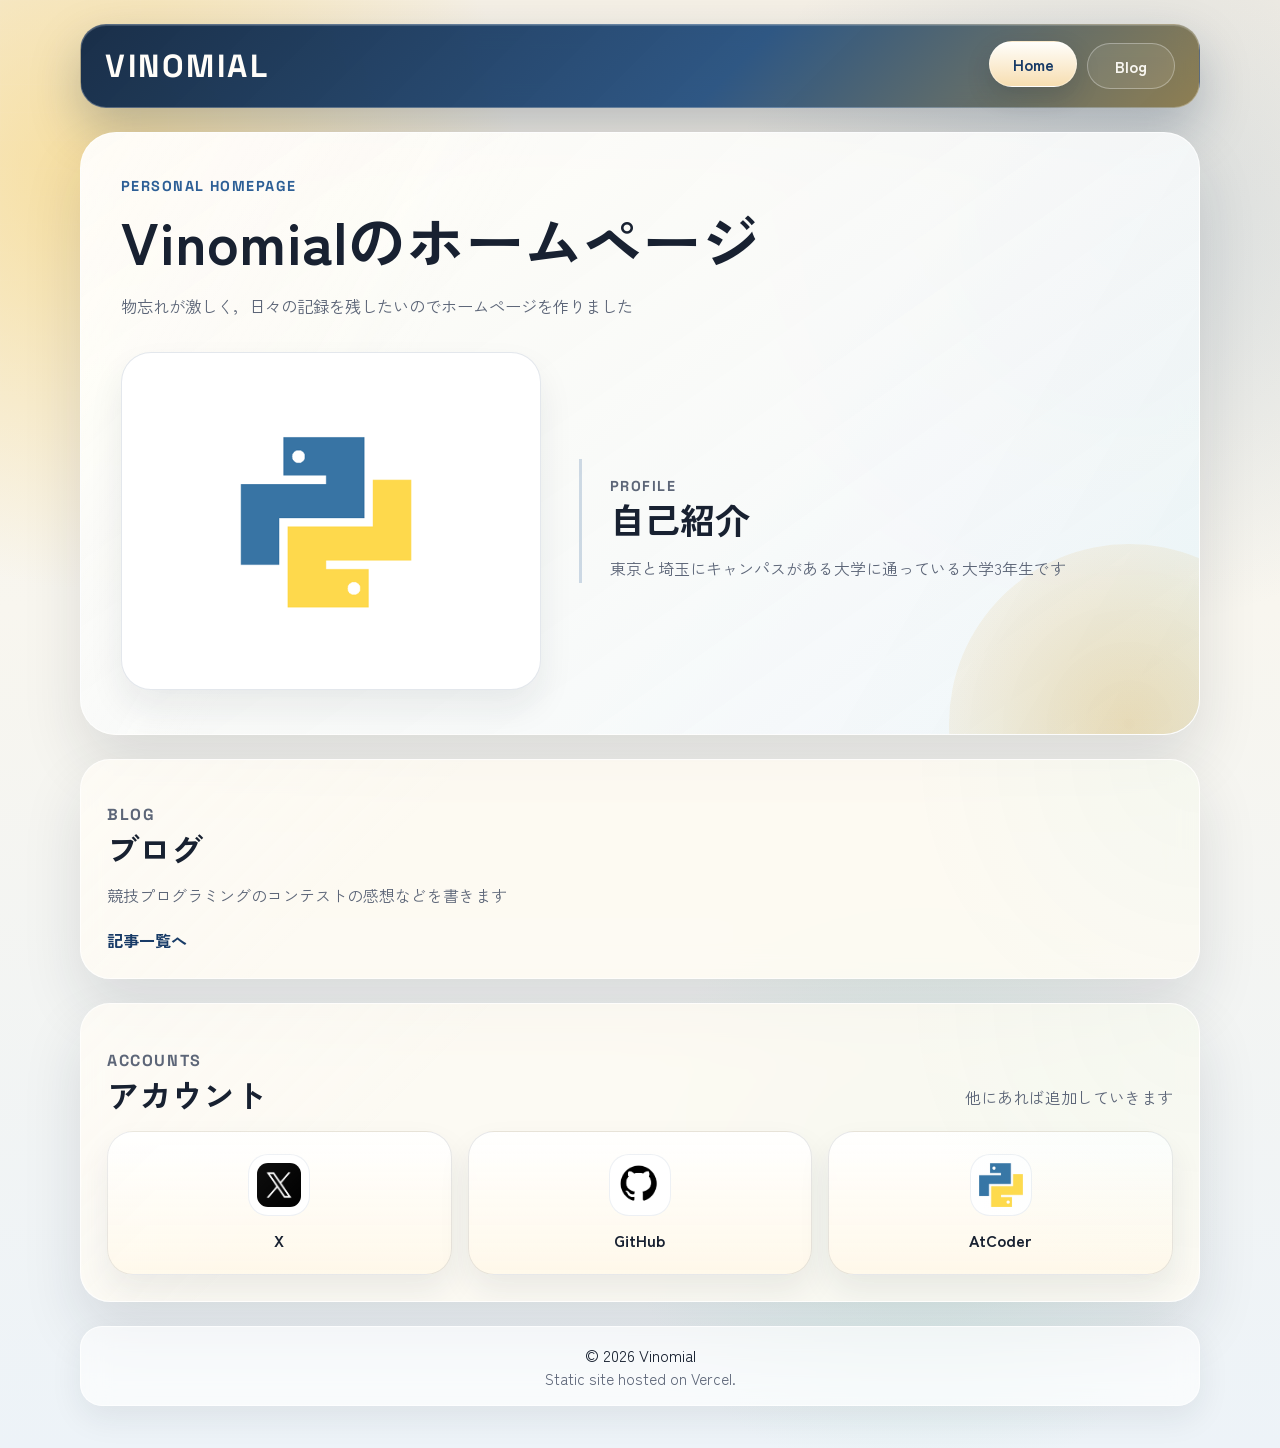
<file: index.html>
<!DOCTYPE html>
<html lang="ja">

<head>
  <meta charset="UTF-8">
  <meta name="viewport" content="width=device-width, initial-scale=1.0">
  <title>Vinomial | Home</title>
  <meta name="description" content="Vinomial の個人ホームページ。プロフィール、ブログ、アカウントへのリンクをまとめています。">
  <link rel="stylesheet" href="assets/css/style.css">
</head>

<body data-page="home">
  <div class="page-shell">
    <header class="site-header">
      <a href="index.html" class="brand-mark">Vinomial</a>
      <nav class="site-nav" aria-label="Main navigation">
        <a href="index.html" data-nav="home">Home</a>
        <a href="blog.html" data-nav="blog">Blog</a>
      </nav>
    </header>

    <main>
      <section class="hero-panel">
        <div class="hero-heading">
          <p class="eyebrow">Personal Homepage</p>
          <h1>Vinomialのホームページ</h1>
          <p class="hero-lead">
            物忘れが激しく，日々の記録を残したいのでホームページを作りました
          </p>
        </div>
        <div class="hero-visual">
          <div class="icon-frame">
            <img src="images/icon.png" alt="Vinomial のアイコン" class="home-icon">
          </div>
        </div>
        <article class="hero-profile" id="profile">
          <p class="section-kicker">Profile</p>
          <h2>自己紹介</h2>
          <p>
            東京と埼玉にキャンパスがある大学に通っている大学3年生です
          </p>
        </article>
      </section>

      <section class="content-grid">
        <article class="card wide-card">
          <p class="section-kicker">Blog</p>
          <h2>ブログ</h2>
          <p>
            競技プログラミングのコンテストの感想などを書きます
          </p>
          <a href="blog.html" class="inline-link">記事一覧へ</a>
        </article>
      </section>

      <section class="card account-card" id="accounts">
        <div class="section-heading">
          <div>
            <p class="section-kicker">Accounts</p>
            <h2>アカウント</h2>
          </div>
          <p class="section-note">他にあれば追加していきます</p>
        </div>
        <div class="account-links">
          <a href="https://x.com/Majmahc_0718" target="_blank" rel="noopener noreferrer" class="account-link">
            <img src="images/X.png" alt="" class="account-icon">
            <span>X</span>
          </a>
          <a href="https://github.com/Binomial58" target="_blank" rel="noopener noreferrer" class="account-link">
            <img src="images/Github.png" alt="" class="account-icon">
            <span>GitHub</span>
          </a>
          <a href="https://atcoder.jp/users/Binomial" target="_blank" rel="noopener noreferrer" class="account-link">
            <img src="images/Atcoder.png" alt="" class="account-icon">
            <span>AtCoder</span>
          </a>
        </div>
      </section>
    </main>

    <footer class="site-footer">
      <p class="copyright">© <span data-year></span> Vinomial</p>
      <p class="site-credit">Static site hosted on Vercel.</p>
    </footer>
  </div>

  <script src="assets/js/main.js"></script>
</body>

</html>
</file>
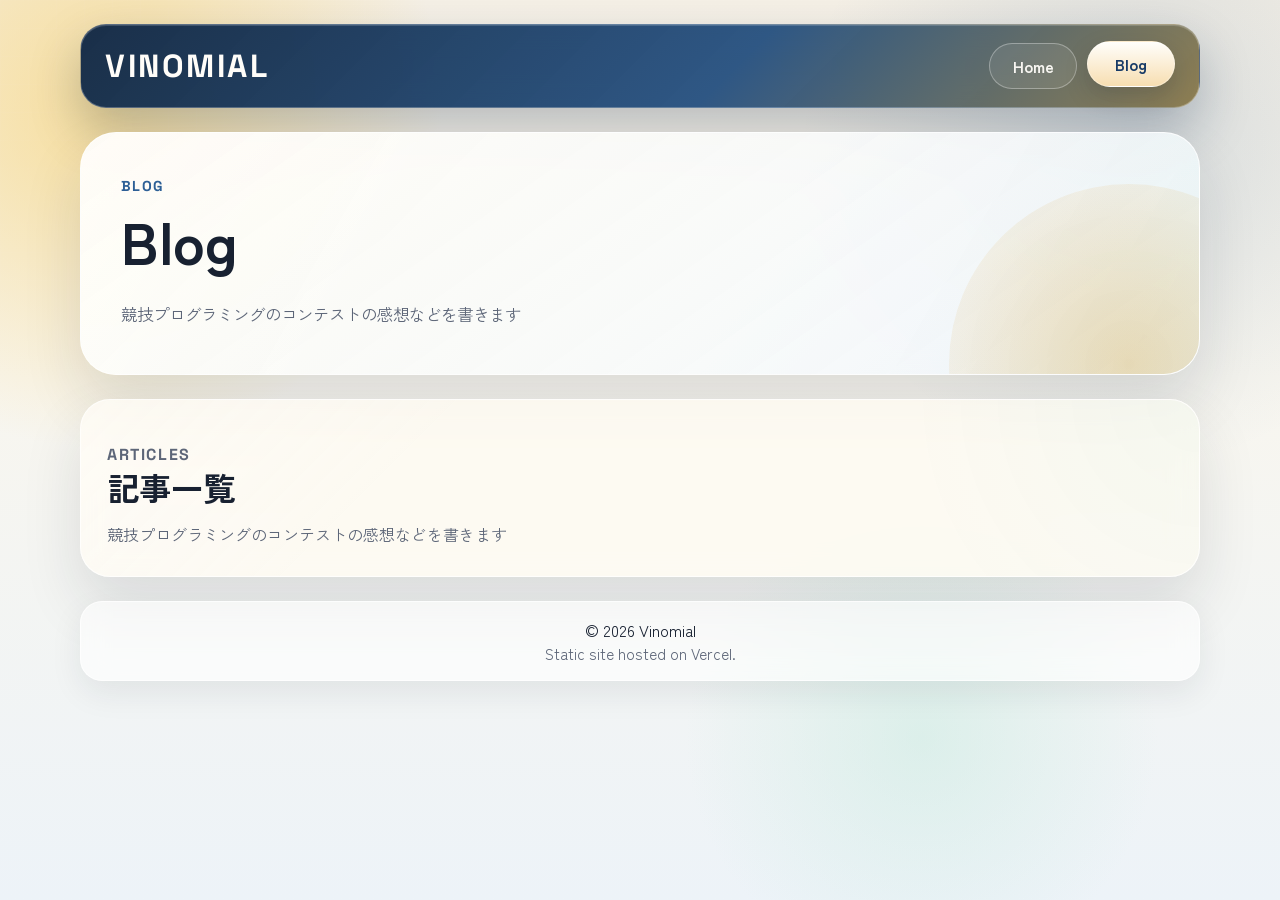
<file: blog.html>
<!DOCTYPE html>
<html lang="ja">

<head>
  <meta charset="UTF-8">
  <meta name="viewport" content="width=device-width, initial-scale=1.0">
  <title>Vinomial | Blog</title>
  <meta name="description" content="Vinomial のブログ記事一覧ページです。">
  <link rel="stylesheet" href="assets/css/style.css">
</head>

<body data-page="blog">
  <div class="page-shell">
    <header class="site-header">
      <a href="index.html" class="brand-mark">Vinomial</a>
      <nav class="site-nav" aria-label="Main navigation">
        <a href="index.html" data-nav="home">Home</a>
        <a href="blog.html" data-nav="blog">Blog</a>
      </nav>
    </header>

    <main>
      <section class="hero-panel compact-hero">
        <div class="hero-copy">
          <p class="eyebrow">Blog</p>
          <h1>Blog</h1>
          <p class="hero-lead">
            競技プログラミングのコンテストの感想などを書きます
          </p>
        </div>
      </section>

      <section class="content-grid blog-grid">
        <article class="card wide-card">
          <p class="section-kicker">Articles</p>
          <h2>記事一覧</h2>
          <p>
            競技プログラミングのコンテストの感想などを書きます
          </p>
        </article>
      </section>
    </main>

    <footer class="site-footer">
      <p class="copyright">© <span data-year></span> Vinomial</p>
      <p class="site-credit">Static site hosted on Vercel.</p>
    </footer>
  </div>

  <script src="assets/js/main.js"></script>
</body>

</html>
</file>
<file: assets/css/style.css>
@import url("https://fonts.googleapis.com/css2?family=Space+Grotesk:wght@500;700&family=Zen+Kaku+Gothic+New:wght@400;500;700&display=swap");

:root {
  --bg: #f3efe6;
  --surface: rgba(255, 251, 243, 0.78);
  --surface-strong: rgba(255, 254, 250, 0.94);
  --line: rgba(26, 37, 56, 0.1);
  --line-strong: rgba(26, 37, 56, 0.18);
  --text: #182131;
  --muted: #5d6678;
  --navy: #183b67;
  --navy-soft: #2d5f96;
  --navy-deep: #102744;
  --amber: #d99a22;
  --amber-soft: #f7d98b;
  --mint: #c7eadf;
  --shadow: 0 28px 60px rgba(24, 33, 49, 0.12);
  --shadow-soft: 0 16px 32px rgba(24, 33, 49, 0.08);
}

* {
  box-sizing: border-box;
}

html {
  scroll-behavior: smooth;
}

body {
  margin: 0;
  min-height: 100vh;
  color: var(--text);
  font-family: "Zen Kaku Gothic New", "Hiragino Sans", "Yu Gothic", sans-serif;
  background:
    radial-gradient(circle at 8% 12%, rgba(247, 217, 139, 0.8), transparent 24%),
    radial-gradient(circle at 88% 16%, rgba(45, 95, 150, 0.16), transparent 24%),
    radial-gradient(circle at 72% 82%, rgba(199, 234, 223, 0.5), transparent 20%),
    linear-gradient(180deg, #f5f0e6 0%, #f8f6ef 42%, #edf3f8 100%);
}

body::before {
  content: "";
  position: fixed;
  inset: 0;
  pointer-events: none;
  background-image:
    linear-gradient(rgba(255, 255, 255, 0.16) 1px, transparent 1px),
    linear-gradient(90deg, rgba(255, 255, 255, 0.16) 1px, transparent 1px);
  background-size: 28px 28px;
  mask-image: linear-gradient(180deg, rgba(0, 0, 0, 0.18), rgba(0, 0, 0, 0.03));
}

.page-shell {
  width: min(1120px, calc(100% - 32px));
  margin: 0 auto;
  padding: 24px 0 42px;
}

.site-header,
.site-footer,
.card,
.hero-panel {
  backdrop-filter: blur(14px);
}

.site-header {
  display: flex;
  align-items: center;
  justify-content: space-between;
  gap: 20px;
  padding: 18px 24px;
  border: 1px solid rgba(255, 255, 255, 0.28);
  border-radius: 26px;
  background:
    linear-gradient(135deg, rgba(16, 39, 68, 0.96), rgba(29, 74, 123, 0.92) 58%, rgba(217, 154, 34, 0.94) 132%);
  box-shadow:
    0 22px 50px rgba(16, 39, 68, 0.26),
    inset 0 1px 0 rgba(255, 255, 255, 0.16);
  animation: slide-down 0.65s ease-out both;
}

.brand-mark {
  color: #fffdf9;
  text-decoration: none;
  font-family: "Space Grotesk", sans-serif;
  font-size: 2rem;
  font-weight: 700;
  letter-spacing: 0.08em;
  text-transform: uppercase;
}

.site-nav {
  display: flex;
  flex-wrap: wrap;
  gap: 10px;
}

.site-nav a {
  display: inline-flex;
  align-items: center;
  justify-content: center;
  min-width: 88px;
  padding: 10px 18px;
  border-radius: 999px;
  color: rgba(255, 253, 249, 0.95);
  text-decoration: none;
  font-weight: 700;
  border: 1px solid rgba(255, 255, 255, 0.32);
  background: rgba(255, 255, 255, 0.08);
  transition: transform 0.18s ease, background-color 0.18s ease, color 0.18s ease, box-shadow 0.18s ease;
}

.site-nav a:hover,
.site-nav a:focus-visible,
.site-nav a[aria-current="page"] {
  color: var(--navy);
  background: linear-gradient(180deg, #fffefb 0%, #f7deb1 100%);
  box-shadow: 0 10px 24px rgba(14, 27, 48, 0.18);
  transform: translateY(-2px);
}

main {
  display: grid;
  gap: 24px;
  margin-top: 24px;
}

.hero-panel {
  display: grid;
  grid-template-columns: minmax(280px, 420px) minmax(0, 1fr);
  grid-template-areas:
    "heading heading"
    "visual profile";
  align-items: center;
  column-gap: 38px;
  row-gap: 30px;
  padding: 44px 40px;
  border-radius: 36px;
  border: 1px solid rgba(255, 255, 255, 0.74);
  background:
    linear-gradient(145deg, rgba(255, 253, 248, 0.96), rgba(244, 249, 255, 0.88)),
    linear-gradient(135deg, rgba(247, 217, 139, 0.26), rgba(45, 95, 150, 0.12));
  box-shadow: var(--shadow);
  overflow: hidden;
  position: relative;
  animation: fade-up 0.7s 0.05s ease-out both;
}

.hero-panel::before {
  content: "";
  position: absolute;
  inset: 0;
  background:
    linear-gradient(120deg, rgba(255, 255, 255, 0.18), transparent 32%),
    linear-gradient(300deg, rgba(199, 234, 223, 0.18), transparent 28%);
  pointer-events: none;
}

.hero-panel::after {
  content: "";
  position: absolute;
  width: 360px;
  height: 360px;
  right: -110px;
  bottom: -170px;
  border-radius: 50%;
  background: radial-gradient(circle, rgba(217, 154, 34, 0.3), rgba(217, 154, 34, 0));
  pointer-events: none;
}

.compact-hero {
  grid-template-columns: 1fr;
  grid-template-areas: "copy";
}

.hero-heading {
  grid-area: heading;
  position: relative;
  z-index: 1;
  width: 100%;
}

.hero-copy {
  grid-area: copy;
  align-self: center;
  position: relative;
  z-index: 1;
  max-width: 500px;
}

.eyebrow,
.section-kicker {
  margin: 0 0 10px;
  color: var(--navy-soft);
  font-family: "Space Grotesk", sans-serif;
  font-size: 0.9rem;
  font-weight: 700;
  letter-spacing: 0.1em;
  text-transform: uppercase;
}

.hero-heading h1,
.hero-copy h1,
.hero-profile h2,
.card h2 {
  margin: 0;
  line-height: 1.15;
}

.hero-heading h1,
.hero-copy h1 {
  font-size: 3.7rem;
  letter-spacing: 0;
  text-wrap: balance;
}

.hero-heading h1 {
  max-width: none;
  white-space: nowrap;
}

.hero-lead,
.card p,
.section-note {
  line-height: 1.85;
  color: var(--muted);
  font-size: 1rem;
}

.hero-lead {
  max-width: 42em;
  margin: 26px 0 0;
  font-size: 1.03rem;
}

.hero-heading .hero-lead {
  margin-top: 18px;
}

.hero-visual {
  grid-area: visual;
  display: grid;
  align-content: start;
  justify-items: start;
  position: relative;
  z-index: 1;
}

.icon-frame {
  position: relative;
  display: grid;
  place-items: center;
  width: min(100%, 420px);
  aspect-ratio: 1.24;
  border-radius: 30px;
  background: #fff;
  border: 1px solid rgba(24, 59, 103, 0.12);
  box-shadow:
    0 18px 34px rgba(24, 33, 49, 0.08),
    inset 0 1px 0 rgba(255, 255, 255, 0.82);
  overflow: hidden;
}

.home-icon {
  position: relative;
  z-index: 1;
  width: min(260px, 62%);
  height: auto;
  filter: none;
}

.hero-profile {
  grid-area: profile;
  position: relative;
  z-index: 1;
  max-width: 560px;
  padding-left: 28px;
  border-left: 3px solid rgba(45, 95, 150, 0.22);
}

.hero-profile h2 {
  font-size: 2.2rem;
}

.hero-profile p {
  margin: 14px 0 0;
  line-height: 1.85;
  color: var(--muted);
}

.content-grid {
  display: grid;
  grid-template-columns: repeat(2, minmax(0, 1fr));
  gap: 24px;
}

.blog-grid {
  align-items: start;
}

.card {
  padding: 26px;
  border-radius: 30px;
  border: 1px solid rgba(255, 255, 255, 0.75);
  background: var(--surface);
  box-shadow: var(--shadow);
  animation: fade-up 0.7s 0.12s ease-out both;
  position: relative;
  overflow: hidden;
}

.card::before {
  content: "";
  position: absolute;
  inset: 0;
  background:
    linear-gradient(135deg, rgba(255, 255, 255, 0.26), transparent 30%),
    radial-gradient(circle at top right, rgba(199, 234, 223, 0.14), transparent 26%);
  pointer-events: none;
}

.card h2 {
  font-size: 2rem;
  position: relative;
  z-index: 1;
}

.card p {
  margin: 14px 0 0;
  position: relative;
  z-index: 1;
}

.wide-card {
  grid-column: 1 / -1;
}

.section-heading {
  display: flex;
  align-items: end;
  justify-content: space-between;
  gap: 20px;
  margin-bottom: 18px;
}

.section-note {
  margin: 0;
  max-width: 28ch;
  text-align: right;
}

.inline-link {
  display: inline-flex;
  align-items: center;
  justify-content: center;
  margin-top: 18px;
  color: var(--navy);
  font-weight: 700;
  text-decoration: none;
  position: relative;
  z-index: 1;
}

.inline-link:hover,
.inline-link:focus-visible {
  text-decoration: underline;
}

.account-card {
  padding-top: 28px;
}

.account-links {
  display: grid;
  grid-template-columns: repeat(3, minmax(0, 1fr));
  gap: 16px;
}

.account-link {
  display: grid;
  justify-items: center;
  gap: 12px;
  padding: 22px 16px;
  text-decoration: none;
  color: var(--text);
  border-radius: 26px;
  border: 1px solid var(--line);
  background:
    linear-gradient(180deg, rgba(255, 255, 255, 0.94), rgba(255, 248, 233, 0.88));
  transition: transform 0.18s ease, box-shadow 0.18s ease, border-color 0.18s ease;
  box-shadow: var(--shadow-soft);
}

.account-link:hover,
.account-link:focus-visible {
  transform: translateY(-4px);
  border-color: rgba(31, 70, 120, 0.24);
  box-shadow: 0 16px 28px rgba(28, 36, 51, 0.12);
}

.account-link span {
  font-weight: 700;
}

.account-icon {
  width: 62px;
  height: 62px;
  border-radius: 20px;
  object-fit: contain;
  background: #fff;
  padding: 8px;
  border: 1px solid rgba(31, 70, 120, 0.08);
}

.site-footer {
  margin-top: 24px;
  padding: 16px 20px;
  border-radius: 22px;
  border: 1px solid rgba(255, 255, 255, 0.7);
  background: rgba(255, 255, 255, 0.62);
  text-align: center;
  box-shadow: 0 12px 32px rgba(28, 36, 51, 0.08);
}

.site-footer p {
  margin: 0;
}

.site-credit {
  margin-top: 6px;
  color: var(--muted);
  font-size: 0.95rem;
}

@keyframes slide-down {
  from {
    opacity: 0;
    transform: translateY(-10px);
  }

  to {
    opacity: 1;
    transform: translateY(0);
  }
}

@keyframes fade-up {
  from {
    opacity: 0;
    transform: translateY(12px);
  }

  to {
    opacity: 1;
    transform: translateY(0);
  }
}

@media (max-width: 920px) {
  .hero-panel,
  .content-grid {
    grid-template-columns: 1fr;
  }

  .hero-panel {
    grid-template-areas:
      "heading"
      "visual"
      "profile";
  }

  .compact-hero {
    grid-template-areas: "copy";
  }

  .hero-heading h1,
  .hero-copy h1 {
    max-width: none;
  }

  .hero-heading h1 {
    font-size: 3rem;
  }

  .hero-visual {
    justify-items: center;
  }

  .hero-profile {
    max-width: none;
  }

  .account-links {
    grid-template-columns: 1fr;
  }

  .section-heading {
    align-items: start;
    flex-direction: column;
  }

  .section-note {
    max-width: none;
    text-align: left;
  }
}

@media (max-width: 640px) {
  .page-shell {
    width: calc(100% - 18px);
    padding-top: 10px;
  }

  .site-header,
  .hero-panel,
  .card,
  .site-footer {
    padding-left: 18px;
    padding-right: 18px;
  }

  .site-header {
    border-radius: 22px;
  }

  .brand-mark {
    font-size: 1.45rem;
  }

  .site-nav {
    width: 100%;
  }

  .site-nav a {
    flex: 1 1 0;
  }

  .hero-panel {
    padding-top: 24px;
    padding-bottom: 24px;
    border-radius: 28px;
    gap: 28px;
  }

  .hero-heading h1 {
    font-size: 1.8rem;
  }

  .hero-copy h1 {
    font-size: 2.75rem;
  }

  .hero-profile {
    padding-top: 22px;
    padding-left: 0;
    border-top: 3px solid rgba(45, 95, 150, 0.22);
    border-left: 0;
  }
}
</file>
